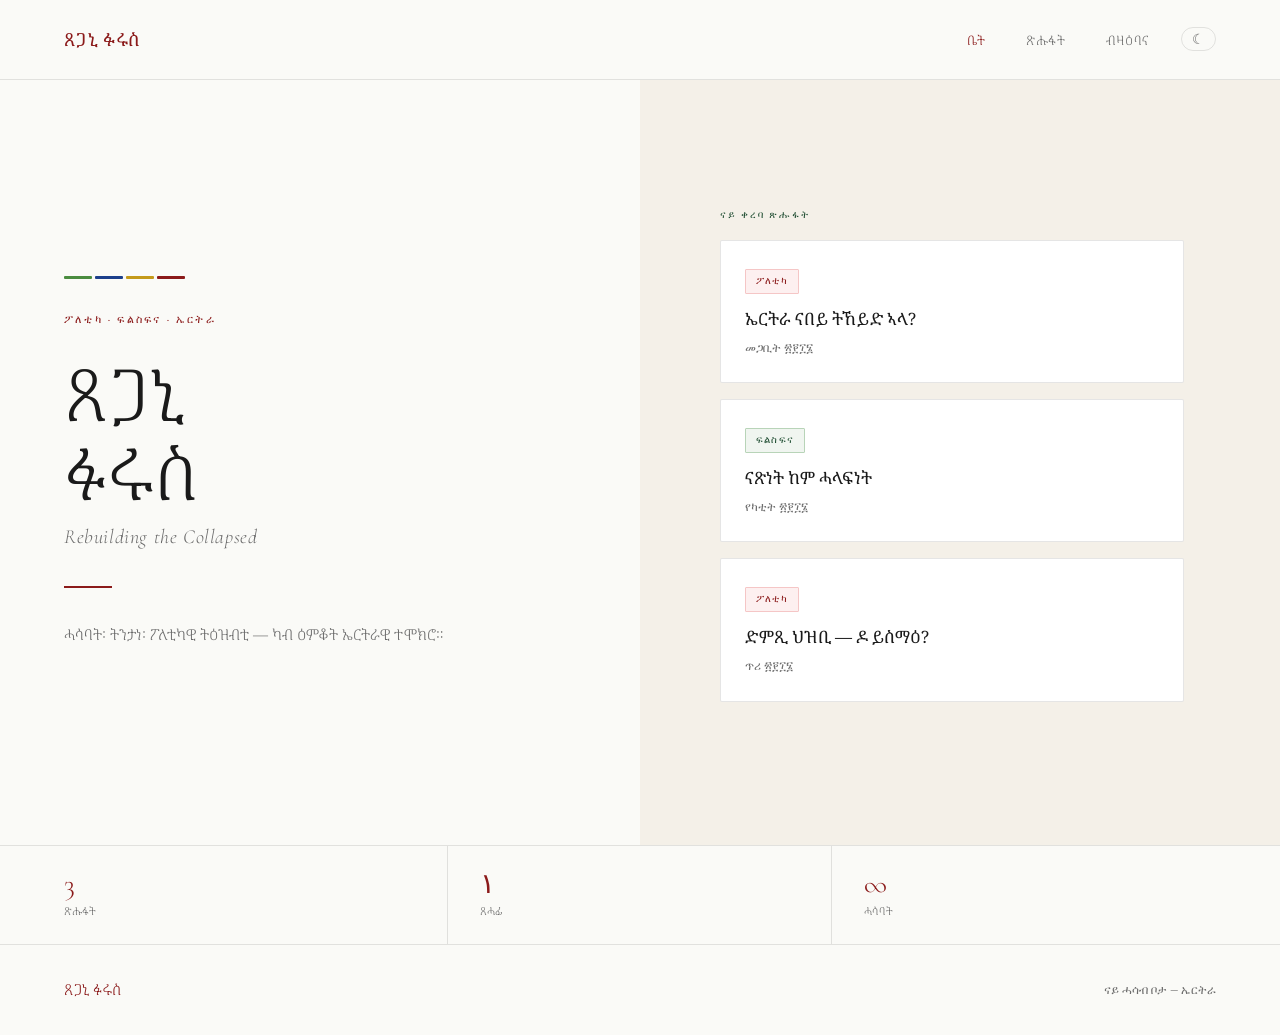
<file: index.html>
<!DOCTYPE html>
<html lang="ti" dir="ltr">
<head>
  <meta charset="UTF-8" />
  <meta name="viewport" content="width=device-width, initial-scale=1.0" />
  <title>ጸጋኒ ፉሩስ — Rebuilding the Collapsed</title>
  <meta name="description" content="ፖለቲካዊን ፍልስፍናዊን ጽሑፋት ብዛዕባ ኤርትራ" />
  <link rel="stylesheet" href="css/style.css" />
</head>
<body>

  <div id="nav-placeholder"></div>

  <main>
    <section class="hero">
      <div class="hero-left">
        <div class="flag-accent">
          <div class="flag-stripe" style="width:28px;background:#4A8C3F;"></div>
          <div class="flag-stripe" style="width:28px;background:#1C3F8B;"></div>
          <div class="flag-stripe" style="width:28px;background:#C49A1A;"></div>
          <div class="flag-stripe" style="width:28px;background:#8B1A1A;"></div>
        </div>
        <p class="hero-eyebrow">ፖለቲካ · ፍልስፍና · ኤርትራ</p>
        <h1 class="hero-title">ጸጋኒ<br>ፉሩስ</h1>
        <p class="hero-subtitle">Rebuilding the Collapsed</p>
        <div class="hero-divider"></div>
        <p class="hero-desc">ሓሳባት፡ ትንታነ፡ ፖለቲካዊ ትዕዝብቲ — ካብ ዕምቆት ኤርትራዊ ተሞክሮ።</p>
      </div>

      <div class="hero-right">
        <p class="featured-label">ናይ ቀረባ ጽሑፋት</p>
        <div id="home-articles"></div>
      </div>
    </section>

    <div class="stats-bar">
      <div class="stat-item">
        <p class="stat-num" id="article-count">—</p>
        <p class="stat-label">ጽሑፋት</p>
      </div>
      <div class="stat-item" style="padding-left:2rem;">
        <p class="stat-num">١</p>
        <p class="stat-label">ጸሓፊ</p>
      </div>
      <div class="stat-item" style="padding-left:2rem;">
        <p class="stat-num">∞</p>
        <p class="stat-label">ሓሳባት</p>
      </div>
    </div>
  </main>

  <div id="footer-placeholder"></div>

  <script src="js/articles.js"></script>
  <script src="js/main.js"></script>
  <script>
    renderNav('home');
    renderHomeArticles();
  </script>
</body>
</html>
</file>
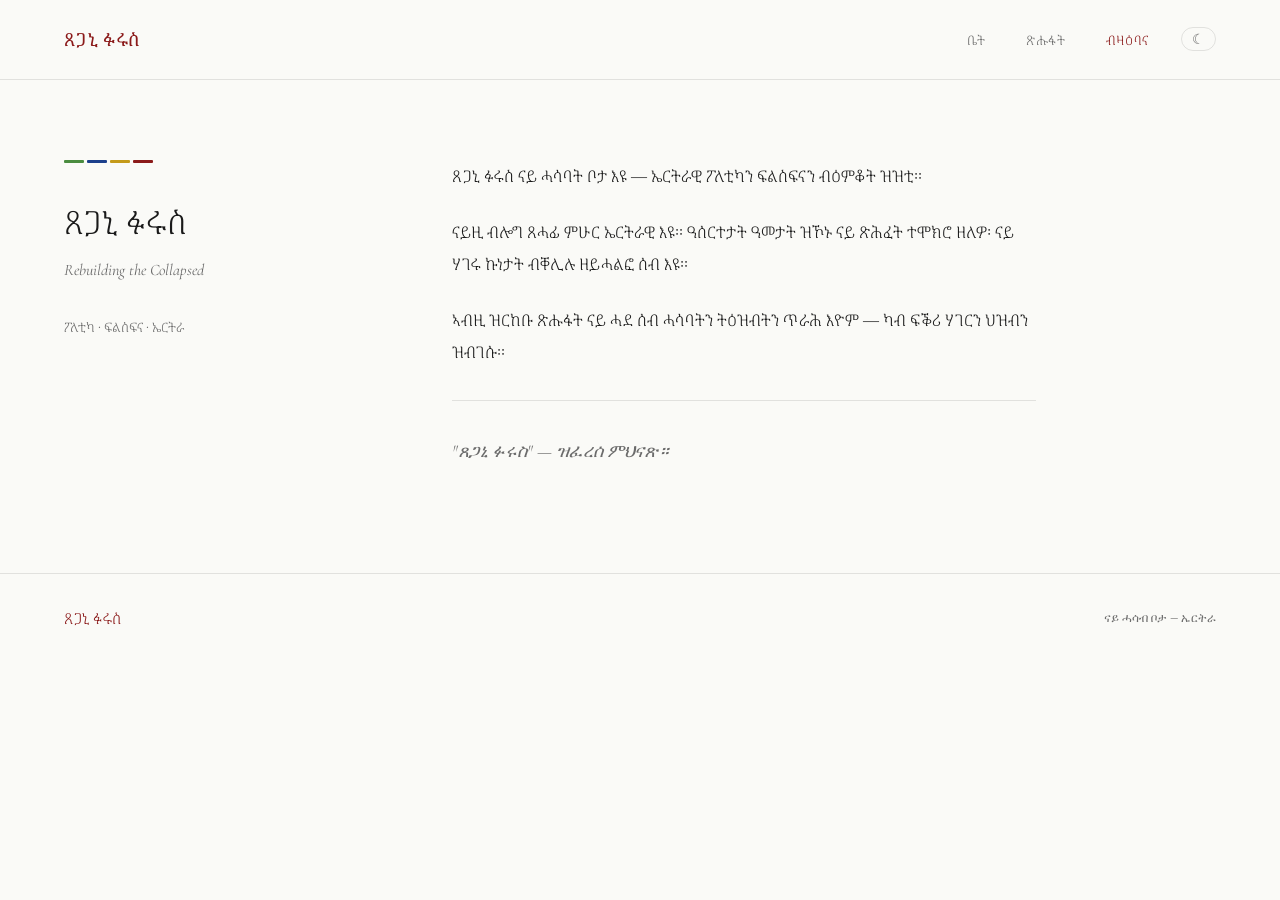
<file: about.html>
<!DOCTYPE html>
<html lang="ti" dir="ltr">
<head>
  <meta charset="UTF-8" />
  <meta name="viewport" content="width=device-width, initial-scale=1.0" />
  <title>ብዛዕባና — ጸጋኒ ፉሩስ</title>
  <link rel="stylesheet" href="css/style.css" />
</head>
<body>

  <div id="nav-placeholder"></div>

  <main>
    <div class="about-container">
      <div class="about-sidebar">
        <div class="flag-accent">
          <div class="flag-stripe" style="width:20px;background:#4A8C3F;"></div>
          <div class="flag-stripe" style="width:20px;background:#1C3F8B;"></div>
          <div class="flag-stripe" style="width:20px;background:#C49A1A;"></div>
          <div class="flag-stripe" style="width:20px;background:#8B1A1A;"></div>
        </div>
        <h1 class="about-name">ጸጋኒ ፉሩስ</h1>
        <p class="about-tagline">Rebuilding the Collapsed</p>
        <p style="font-size:13px;color:var(--muted);line-height:1.8;font-family:'Noto Serif Ethiopic',serif;font-weight:300;">
          ፖለቲካ · ፍልስፍና · ኤርትራ
        </p>
      </div>

      <div class="about-body">
        <!-- 
          HAWI: Replace the placeholder text below with your dad's actual bio.
          Write it in Tigrinya. Use <p> tags for each paragraph.
        -->
        <p>
          ጸጋኒ ፉሩስ ናይ ሓሳባት ቦታ እዩ — ኤርትራዊ ፖለቲካን ፍልስፍናን ብዕምቆት ዝዝቲ።
        </p>
        <p>
          ናይዚ ብሎግ ጸሓፊ ምሁር ኤርትራዊ እዩ። ዓሰርተታት ዓመታት ዝኾኑ ናይ ጽሕፈት ተሞክሮ ዘለዎ፡ ናይ ሃገሩ ኩነታት ብቐሊሉ ዘይሓልፎ ሰብ እዩ።
        </p>
        <p>
          ኣብዚ ዝርከቡ ጽሑፋት ናይ ሓደ ሰብ ሓሳባትን ትዕዝብትን ጥራሕ እዮም — ካብ ፍቕሪ ሃገርን ህዝብን ዝብገሱ።
        </p>
        <p style="font-family:'Cormorant Garamond',serif;font-style:italic;font-size:18px;color:var(--muted);margin-top:2rem;padding-top:2rem;border-top:0.5px solid var(--border);">
          "ጸጋኒ ፉሩስ" — ዝፈረሰ ምህናጽ።
        </p>
      </div>
    </div>
  </main>

  <div id="footer-placeholder"></div>

  <script src="js/articles.js"></script>
  <script src="js/main.js"></script>
  <script>
    renderNav('about');
  </script>
</body>
</html>
</file>
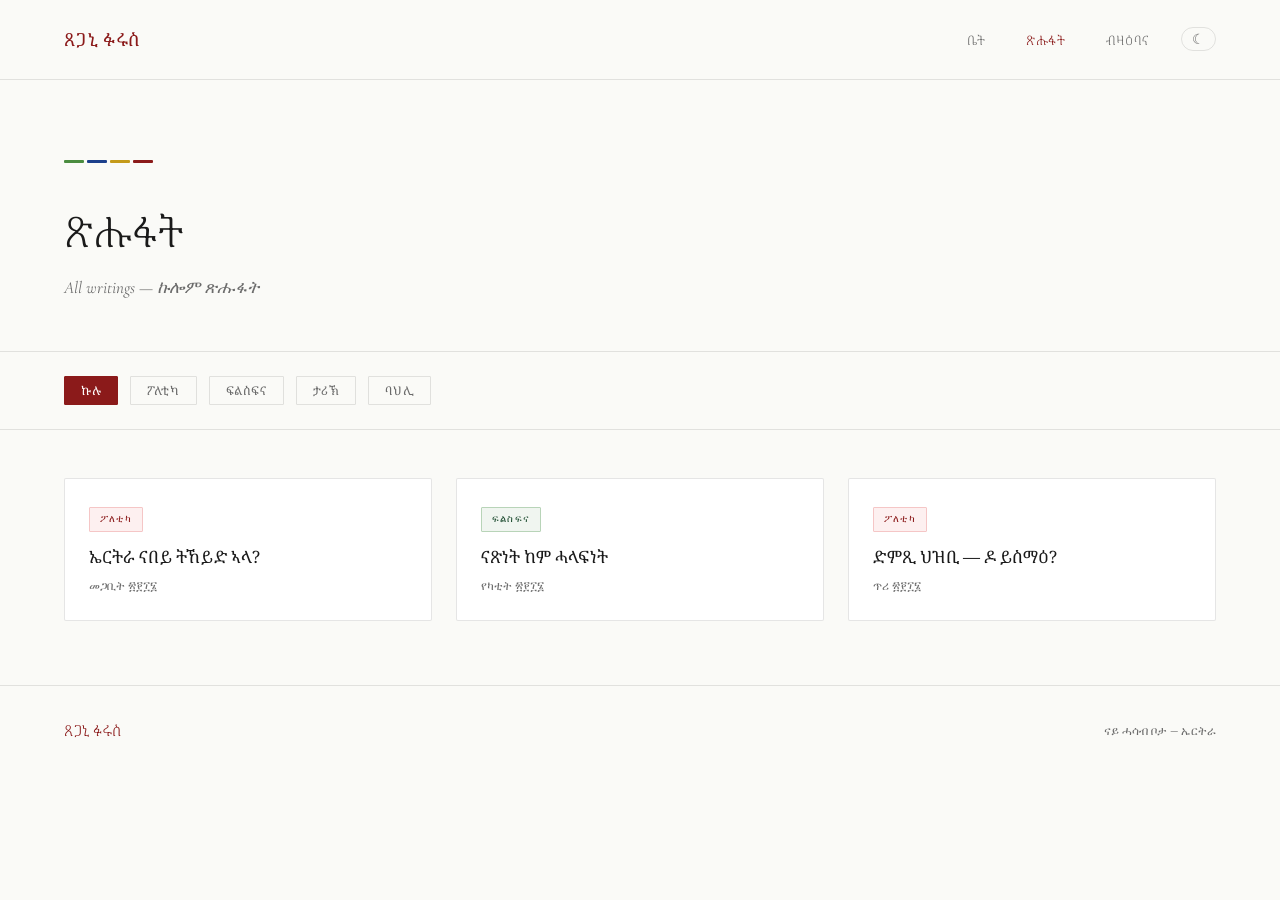
<file: articles.html>
<!DOCTYPE html>
<html lang="ti" dir="ltr">
<head>
  <meta charset="UTF-8" />
  <meta name="viewport" content="width=device-width, initial-scale=1.0" />
  <title>ጽሑፋት — ጸጋኒ ፉሩስ</title>
  <meta name="description" content="ኩሎም ጽሑፋት ጸጋኒ ፉሩስ" />
  <link rel="stylesheet" href="css/style.css" />
</head>
<body>

  <div id="nav-placeholder"></div>

  <main>
    <div class="page-header">
      <div class="flag-accent">
        <div class="flag-stripe" style="width:20px;background:#4A8C3F;"></div>
        <div class="flag-stripe" style="width:20px;background:#1C3F8B;"></div>
        <div class="flag-stripe" style="width:20px;background:#C49A1A;"></div>
        <div class="flag-stripe" style="width:20px;background:#8B1A1A;"></div>
      </div>
      <h1 class="page-title">ጽሑፋት</h1>
      <p class="page-subtitle">All writings — ኩሎም ጽሑፋት</p>
    </div>

    <div class="filter-bar">
      <button class="filter-btn active" data-filter="all">ኩሉ</button>
      <button class="filter-btn" data-filter="politics">ፖለቲካ</button>
      <button class="filter-btn" data-filter="philosophy">ፍልስፍና</button>
      <button class="filter-btn" data-filter="history">ታሪኽ</button>
      <button class="filter-btn" data-filter="culture">ባህሊ</button>
    </div>

    <div class="articles-grid" id="articles-container"></div>
  </main>

  <div id="footer-placeholder"></div>

  <script src="js/articles.js"></script>
  <script src="js/main.js"></script>
  <script>
    renderNav('articles');
    renderArticlesPage();
  </script>
</body>
</html>
</file>
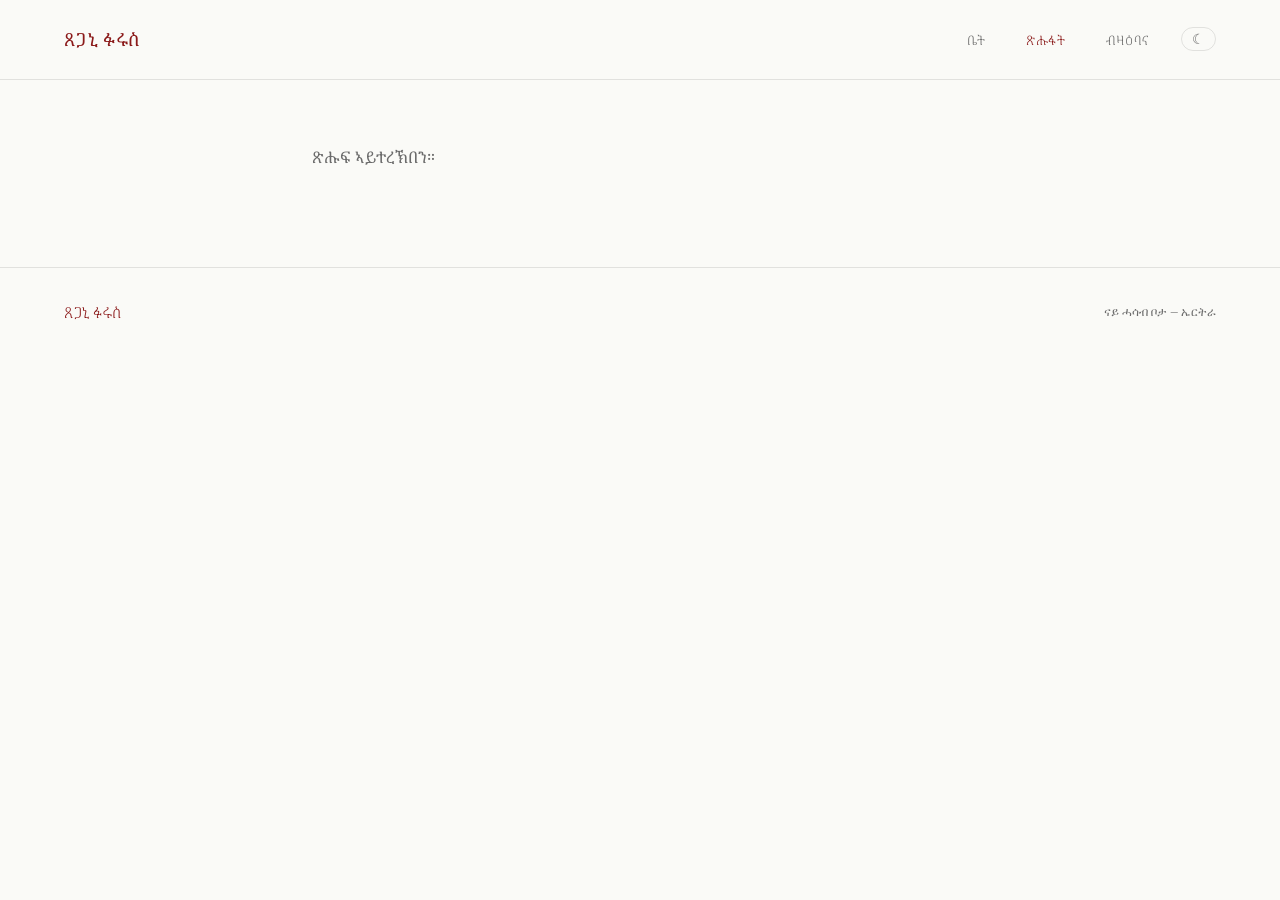
<file: reader.html>
<!DOCTYPE html>
<html lang="ti" dir="ltr">
<head>
  <meta charset="UTF-8" />
  <meta name="viewport" content="width=device-width, initial-scale=1.0" />
  <title>ጸጋኒ ፉሩስ</title>
  <link rel="stylesheet" href="css/style.css" />
</head>
<body>

  <div id="nav-placeholder"></div>

  <main>
    <div class="reader-container" id="reader-content"></div>
  </main>

  <div id="footer-placeholder"></div>

  <script src="js/articles.js"></script>
  <script src="js/main.js"></script>
  <script>
    renderNav('articles');
    renderReader();
  </script>
</body>
</html>
</file>
<file: css/style.css>
@import url('https://fonts.googleapis.com/css2?family=Cormorant+Garamond:ital,wght@0,300;0,400;0,600;1,300;1,400&family=Noto+Serif+Ethiopic:wght@300;400;600&family=Karla:wght@300;400&display=swap');

*, *::before, *::after { box-sizing: border-box; margin: 0; padding: 0; }

:root {
  --red:    #8B1A1A;
  --green:  #1B4A2E;
  --gold:   #C49A1A;
  --blue:   #1C3F8B;
  --text:   #1a1a1a;
  --muted:  #6b6b6b;
  --border: rgba(0,0,0,0.1);
  --bg:     #fafaf7;
  --surface:#f4f0e8;
  --white:  #ffffff;
}

[data-theme="dark"] {
  --red:    #c45c5c;
  --green:  #5a9e72;
  --gold:   #d4aa4a;
  --blue:   #6b8fd4;
  --text:   #e8e4dc;
  --muted:  #8a8478;
  --border: rgba(255,255,255,0.1);
  --bg:     #0f0e0c;
  --surface:#1a1814;
  --white:  #1e1c18;
}

html { scroll-behavior: smooth; }

body {
  font-family: 'Karla', sans-serif;
  background: var(--bg);
  color: var(--text);
  font-size: 16px;
  line-height: 1.7;
  min-height: 100vh;
}

/* NAV */
nav {
  display: flex;
  justify-content: space-between;
  align-items: center;
  padding: 1.5rem 4rem;
  border-bottom: 0.5px solid var(--border);
  background: var(--bg);
  position: sticky;
  top: 0;
  z-index: 100;
}

.nav-logo {
  font-family: 'Noto Serif Ethiopic', serif;
  font-size: 18px;
  font-weight: 400;
  color: var(--red);
  text-decoration: none;
  letter-spacing: 0.02em;
}

.nav-right {
  display: flex;
  align-items: center;
  gap: 2rem;
}

.nav-links {
  display: flex;
  gap: 2.5rem;
  list-style: none;
}

.nav-links a {
  font-family: 'Noto Serif Ethiopic', serif;
  font-size: 13px;
  font-weight: 300;
  text-decoration: none;
  color: var(--muted);
  letter-spacing: 0.05em;
  transition: color 0.2s;
}

.nav-links a:hover,
.nav-links a.active { color: var(--red); }

/* THEME TOGGLE */
.theme-toggle {
  background: none;
  border: 0.5px solid var(--border);
  border-radius: 20px;
  padding: 4px 10px;
  cursor: pointer;
  font-size: 14px;
  color: var(--muted);
  transition: all 0.2s;
  line-height: 1;
}

.theme-toggle:hover {
  border-color: var(--red);
  color: var(--red);
}

/* MOBILE MENU */
.nav-hamburger {
  display: none;
  flex-direction: column;
  gap: 5px;
  cursor: pointer;
  padding: 4px;
  background: none;
  border: none;
}

.nav-hamburger span {
  display: block;
  width: 22px;
  height: 1px;
  background: var(--text);
  transition: all 0.2s;
}

.mobile-menu {
  display: none;
  flex-direction: column;
  padding: 1rem 1.5rem;
  border-bottom: 0.5px solid var(--border);
  background: var(--bg);
  gap: 1rem;
}

.mobile-menu.open { display: flex; }

.mobile-menu a {
  font-family: 'Noto Serif Ethiopic', serif;
  font-size: 16px;
  font-weight: 300;
  text-decoration: none;
  color: var(--muted);
  padding: 0.5rem 0;
  border-bottom: 0.5px solid var(--border);
}

.mobile-menu a:last-child { border-bottom: none; }
.mobile-menu a.active,
.mobile-menu a:hover { color: var(--red); }

/* FLAG ACCENT */
.flag-accent {
  display: flex;
  gap: 3px;
  align-items: center;
  margin-bottom: 2rem;
}

.flag-stripe {
  height: 3px;
  border-radius: 1px;
}

/* HERO */
.hero {
  display: grid;
  grid-template-columns: 1fr 1fr;
  min-height: 85vh;
  align-items: center;
  padding: 0 4rem;
  gap: 4rem;
  position: relative;
  overflow: hidden;
}

.hero::after {
  content: '';
  position: absolute;
  right: 0; top: 0;
  width: 50%; height: 100%;
  background: var(--surface);
  z-index: 0;
}

.hero-left { position: relative; z-index: 1; padding: 4rem 0; }
.hero-right { position: relative; z-index: 1; padding: 4rem 2rem 4rem 3rem; }

.hero-eyebrow {
  font-size: 11px;
  letter-spacing: 0.2em;
  text-transform: uppercase;
  color: var(--red);
  margin-bottom: 1.5rem;
  font-weight: 400;
}

.hero-title {
  font-family: 'Noto Serif Ethiopic', serif;
  font-size: clamp(48px, 6vw, 72px);
  font-weight: 300;
  line-height: 1.1;
  color: var(--text);
  margin-bottom: 0.5rem;
}

.hero-subtitle {
  font-family: 'Cormorant Garamond', serif;
  font-size: 20px;
  font-weight: 300;
  font-style: italic;
  color: var(--muted);
  margin-bottom: 2rem;
  letter-spacing: 0.03em;
}

.hero-divider {
  width: 48px;
  height: 2px;
  background: var(--red);
  margin-bottom: 2rem;
}

.hero-desc {
  font-size: 15px;
  line-height: 1.9;
  color: var(--muted);
  max-width: 380px;
  font-weight: 300;
  font-family: 'Noto Serif Ethiopic', serif;
}

.featured-label {
  font-size: 10px;
  letter-spacing: 0.2em;
  text-transform: uppercase;
  color: var(--green);
  margin-bottom: 1rem;
  font-weight: 400;
}

/* ARTICLE CARDS */
.article-card {
  background: var(--white);
  border: 0.5px solid var(--border);
  border-radius: 2px;
  padding: 1.5rem;
  cursor: pointer;
  transition: border-color 0.2s, transform 0.15s;
  text-decoration: none;
  display: block;
  margin-bottom: 1rem;
  color: inherit;
}

.article-card:hover {
  border-color: var(--red);
  transform: translateY(-1px);
}

.article-tag {
  display: inline-block;
  font-size: 10px;
  letter-spacing: 0.12em;
  text-transform: uppercase;
  padding: 3px 10px;
  border-radius: 1px;
  margin-bottom: 0.75rem;
  font-weight: 400;
}

.tag-politics   { background: #fdf0f0; color: var(--red);   border: 0.5px solid #f5c6c6; }
.tag-philosophy { background: #f0f5f0; color: var(--green); border: 0.5px solid #b8d4b8; }
.tag-history    { background: #fdf7e8; color: var(--gold);  border: 0.5px solid #e8d5a0; }
.tag-culture    { background: #eef2fc; color: var(--blue);  border: 0.5px solid #b8c8f0; }

.article-title {
  font-family: 'Noto Serif Ethiopic', serif;
  font-size: 17px;
  font-weight: 400;
  line-height: 1.5;
  color: var(--text);
  margin-bottom: 0.4rem;
}

.article-meta {
  font-size: 12px;
  color: var(--muted);
  font-weight: 300;
}

/* BOTTOM STATS BAR */
.stats-bar {
  display: grid;
  grid-template-columns: repeat(3, 1fr);
  border-top: 0.5px solid var(--border);
  padding: 0 4rem;
}

.stat-item {
  padding: 1.5rem 0;
  border-right: 0.5px solid var(--border);
}

.stat-item:last-child { border-right: none; }
.stat-item:not(:first-child) { padding-left: 2rem; }

.stat-num {
  font-family: 'Cormorant Garamond', serif;
  font-size: 28px;
  font-weight: 300;
  color: var(--red);
  line-height: 1;
  margin-bottom: 0.25rem;
}

.stat-label {
  font-family: 'Noto Serif Ethiopic', serif;
  font-size: 11px;
  color: var(--muted);
  font-weight: 300;
}

/* ARTICLES PAGE */
.page-header {
  padding: 5rem 4rem 3rem;
  border-bottom: 0.5px solid var(--border);
}

.page-title {
  font-family: 'Noto Serif Ethiopic', serif;
  font-size: 42px;
  font-weight: 300;
  color: var(--text);
  margin-bottom: 0.5rem;
}

.page-subtitle {
  font-family: 'Cormorant Garamond', serif;
  font-size: 17px;
  font-style: italic;
  color: var(--muted);
}

.filter-bar {
  display: flex;
  gap: 0.75rem;
  padding: 1.5rem 4rem;
  border-bottom: 0.5px solid var(--border);
  flex-wrap: wrap;
}

.filter-btn {
  font-family: 'Noto Serif Ethiopic', serif;
  font-size: 12px;
  padding: 5px 16px;
  border-radius: 1px;
  border: 0.5px solid var(--border);
  background: transparent;
  cursor: pointer;
  color: var(--muted);
  transition: all 0.2s;
  letter-spacing: 0.05em;
}

.filter-btn:hover,
.filter-btn.active {
  background: var(--red);
  color: white;
  border-color: var(--red);
}

.articles-grid {
  padding: 3rem 4rem;
  display: grid;
  grid-template-columns: repeat(auto-fill, minmax(320px, 1fr));
  gap: 1.5rem;
}

/* ARTICLE READER */
.reader-container {
  max-width: 720px;
  margin: 0 auto;
  padding: 4rem 2rem 6rem;
}

.reader-back {
  display: inline-flex;
  align-items: center;
  gap: 0.5rem;
  font-size: 13px;
  color: var(--muted);
  text-decoration: none;
  margin-bottom: 3rem;
  transition: color 0.2s;
}

.reader-back:hover { color: var(--red); }

.reader-eyebrow {
  display: flex;
  align-items: center;
  gap: 1rem;
  margin-bottom: 1.5rem;
}

.reader-title {
  font-family: 'Noto Serif Ethiopic', serif;
  font-size: clamp(28px, 4vw, 40px);
  font-weight: 400;
  line-height: 1.3;
  color: var(--text);
  margin-bottom: 1rem;
}

.reader-meta {
  font-size: 13px;
  color: var(--muted);
  margin-bottom: 2rem;
  padding-bottom: 2rem;
  border-bottom: 0.5px solid var(--border);
}

.reader-body {
  font-family: 'Noto Serif Ethiopic', serif;
  font-size: 17px;
  line-height: 2;
  color: var(--text);
  font-weight: 300;
}

.reader-body p { margin-bottom: 1.5rem; }

.reader-body h2 {
  font-size: 22px;
  font-weight: 400;
  margin: 2.5rem 0 1rem;
  color: var(--text);
}

.reader-body h3 {
  font-size: 18px;
  font-weight: 400;
  margin: 2rem 0 0.75rem;
  color: var(--text);
}

.reader-body blockquote {
  border-left: 3px solid var(--red);
  padding-left: 1.5rem;
  margin: 2rem 0;
  font-style: italic;
  color: var(--muted);
}

/* ABOUT PAGE */
.about-container {
  display: grid;
  grid-template-columns: 1fr 2fr;
  gap: 6rem;
  padding: 5rem 4rem;
  max-width: 1100px;
}

.about-sidebar { position: sticky; top: 6rem; align-self: start; }

.about-name {
  font-family: 'Noto Serif Ethiopic', serif;
  font-size: 32px;
  font-weight: 300;
  color: var(--text);
  margin-bottom: 0.5rem;
}

.about-tagline {
  font-family: 'Cormorant Garamond', serif;
  font-style: italic;
  font-size: 16px;
  color: var(--muted);
  margin-bottom: 2rem;
}

.about-body {
  font-family: 'Noto Serif Ethiopic', serif;
  font-size: 16px;
  line-height: 2;
  color: var(--text);
  font-weight: 300;
}

.about-body p { margin-bottom: 1.5rem; }

/* FOOTER */
footer {
  border-top: 0.5px solid var(--border);
  padding: 2rem 4rem;
  display: flex;
  justify-content: space-between;
  align-items: center;
}

.footer-logo {
  font-family: 'Noto Serif Ethiopic', serif;
  font-size: 15px;
  color: var(--red);
  font-weight: 300;
}

.footer-note {
  font-size: 12px;
  color: var(--muted);
  font-weight: 300;
}

/* UTILITY */
.hidden { display: none !important; }

/* RESPONSIVE */
@media (max-width: 768px) {
  nav { padding: 1.25rem 1.5rem; }
  .nav-links { display: none; }
  .nav-hamburger { display: flex; }
  .nav-right { gap: 1rem; }

  .hero {
    grid-template-columns: 1fr;
    min-height: auto;
    padding: 2.5rem 1.5rem 1.5rem;
    gap: 2rem;
  }
  .hero::after { display: none; }
  .hero-title { font-size: 52px; }
  .hero-right { padding: 0; }
  .hero-desc { max-width: 100%; }

  .stats-bar {
    padding: 0 1.5rem;
    grid-template-columns: repeat(3, 1fr);
  }
  .stat-item { padding: 1.25rem 0; }
  .stat-item:not(:first-child) { padding-left: 1rem; }

  .page-header { padding: 3rem 1.5rem 2rem; }
  .page-title { font-size: 32px; }
  .filter-bar { padding: 1rem 1.5rem; gap: 0.5rem; }
  .articles-grid {
    padding: 1.5rem;
    grid-template-columns: 1fr;
  }

  .reader-container { padding: 2rem 1.5rem 4rem; }
  .reader-title { font-size: 26px; }
  .reader-body { font-size: 16px; }

  .about-container {
    grid-template-columns: 1fr;
    gap: 2rem;
    padding: 3rem 1.5rem;
  }
  .about-sidebar { position: static; }

  footer {
    padding: 1.5rem;
    flex-direction: column;
    gap: 0.5rem;
    text-align: center;
  }
}
</file>
